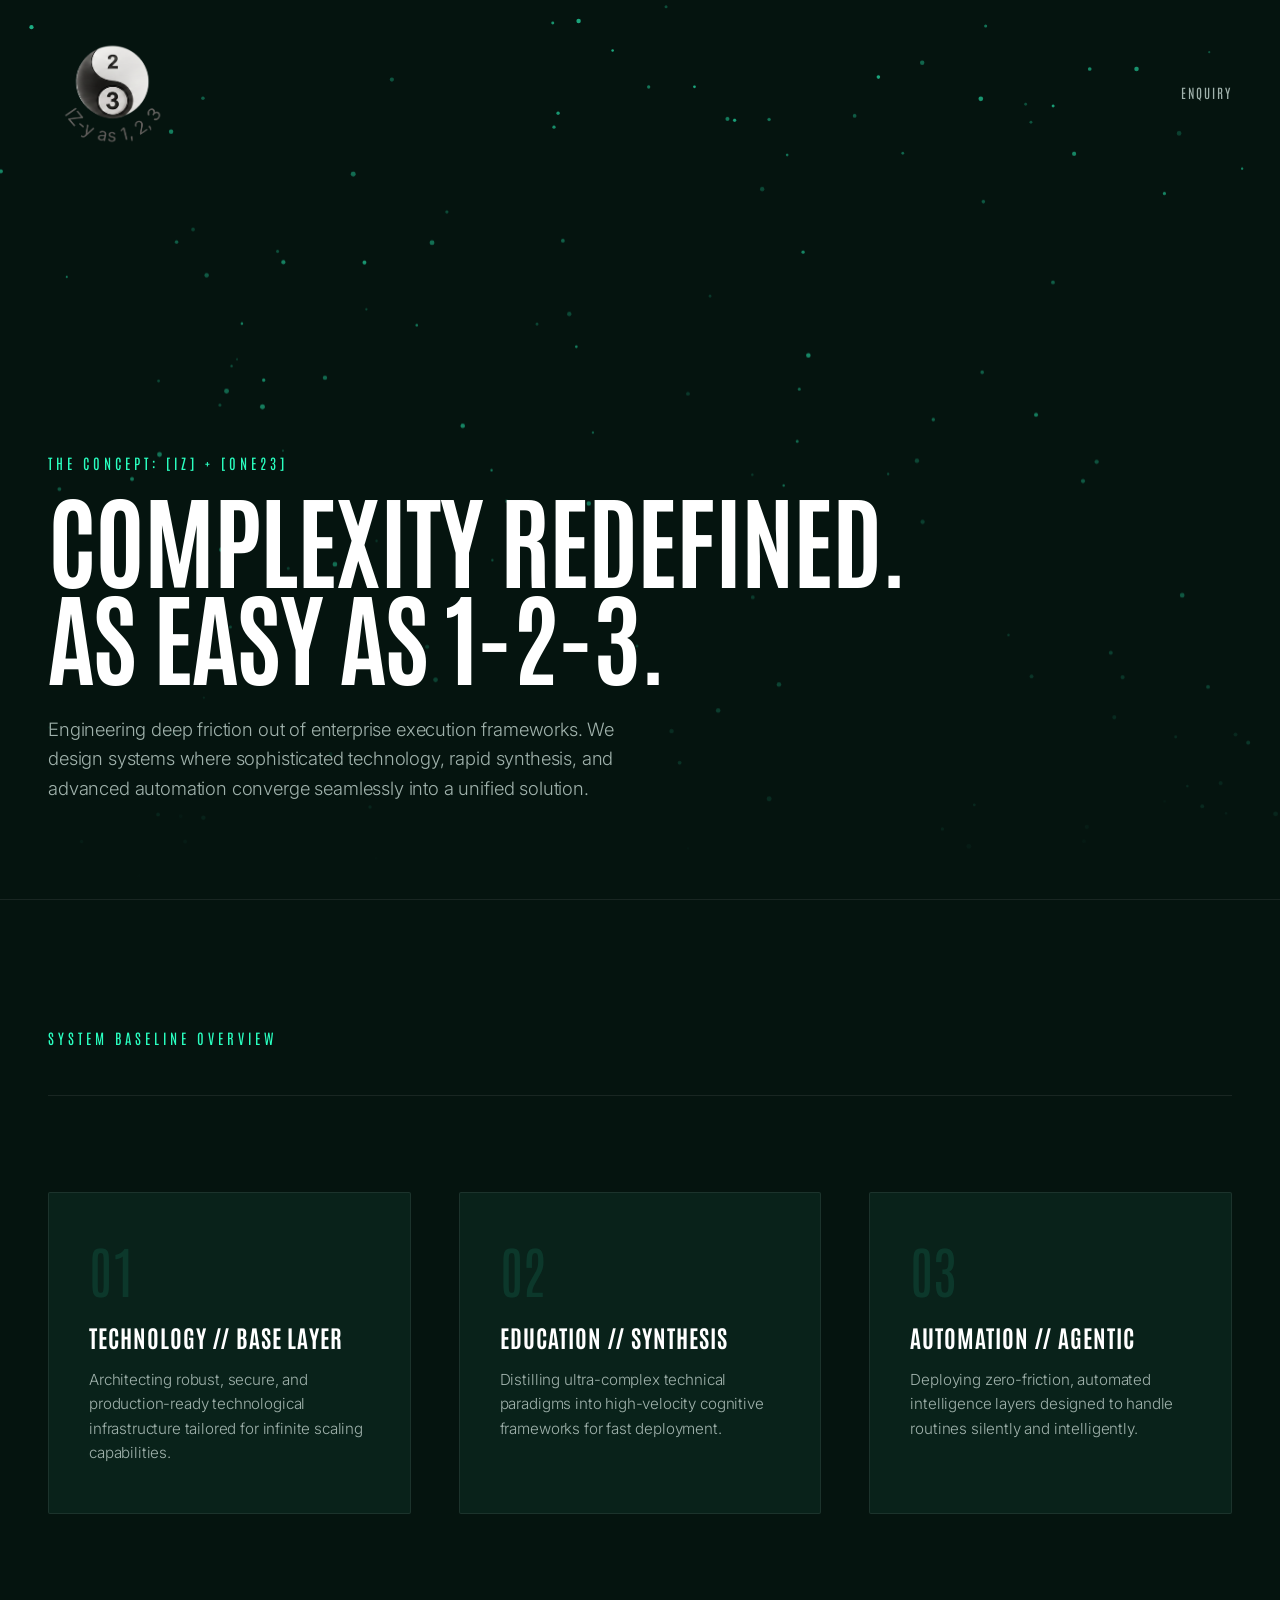
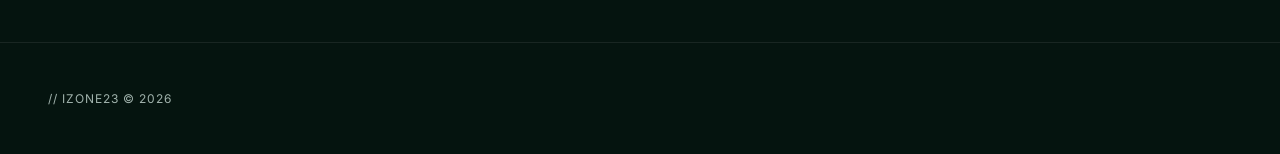
<file: index.html>
<!DOCTYPE html>
<html lang="en">
<head>
    <meta charset="UTF-8">
    <meta name="viewport" content="width=device-width, initial-scale=1.0">
    <title>IZONE23 // TECH • EDU • AUTO</title>
    <link rel="preconnect" href="https://fonts.googleapis.com">
    <link rel="preconnect" href="https://fonts.gstatic.com" crossorigin>
    <link href="https://fonts.googleapis.com/css2?family=Antonio:wght@700&family=Inter:wght@300;400;500&display=swap" rel="stylesheet">
    <link rel="stylesheet" href="styles.css">
    <style>
        :root {
            --canvas: #05140f;          
            --canvas-card: #09221a;     
            --primary: #ffffff;
            --muted: #a0b2ac;           
            --accent: #2affc0;          
            --hairline: rgba(255, 255, 255, 0.08);
        }

        * {
            box-sizing: border-box;
            margin: 0;
            padding: 0;
        }

        body {
            background-color: var(--canvas);
            color: var(--primary);
            font-family: 'Inter', sans-serif;
            letter-spacing: -0.01em;
            overflow-x: hidden;
            -webkit-font-smoothing: antialiased;
        }

        header {
            position: fixed;
            top: 0;
            left: 0;
            width: 100%;
            padding: 2.5rem 3rem;
            display: flex;
            justify-content: space-between;
            align-items: center;
            z-index: 100;
        }

        .logo {
            display: inline-flex;
            align-items: center;
            width: clamp(84px, 10vw, 132px);
            line-height: 0;
            text-decoration: none;
        }

        .logo img {
            display: block;
            width: 100%;
            height: auto;
            transform-origin: center;
            will-change: transform;
        }

        .logo:hover img,
        .logo:focus-visible img {
            animation: logo-slow-spin 14s linear infinite;
        }

        @keyframes logo-slow-spin {
            to {
                transform: rotate(360deg);
            }
        }

        .viewport-section {
            height: 100vh;
            width: 100%;
            display: flex;
            flex-direction: column;
            justify-content: flex-end;
            padding: 6rem 3rem;
            border-bottom: 1px solid var(--hairline);
            position: relative;
            background-color: var(--canvas); /* Fail-safe color anchor */
        }

        /* Enforced absolute visibility parameters for animation canvas space */
        .animation-container {
            position: absolute;
            top: 0;
            left: 0;
            width: 100%;
            height: 100%;
            z-index: 5; /* Pushes element cleanly over basic canvas rendering layer */
            pointer-events: none; 
        }

        canvas {
            position: absolute;
            top: 0;
            left: 0;
            width: 100% !important;
            height: 100% !important;
            display: block;
        }

        .hero-gradient-overlay {
            position: absolute;
            top: 0;
            left: 0;
            width: 100%;
            height: 100%;
            background: linear-gradient(to bottom, rgba(5, 20, 15, 0) 0%, rgba(5, 20, 15, 0.4) 60%, var(--canvas) 98%);
            z-index: 6;
            pointer-events: none;
        }

        .hero-content {
            max-width: 900px;
            z-index: 10; /* Ensures content stays interactive and completely above rendering canvas layers */
            position: relative;
        }

        .eyebrow {
            font-family: 'Antonio', sans-serif;
            font-size: 0.9rem;
            text-transform: uppercase;
            letter-spacing: 4px;
            color: var(--accent);
            margin-bottom: 1rem;
            display: block;
        }

        h1 {
            font-family: 'Antonio', sans-serif;
            font-size: clamp(3.5rem, 8vw, 6.5rem);
            text-transform: uppercase;
            line-height: 0.95;
            letter-spacing: -1px;
            margin-bottom: 2rem;
        }

        .hero-desc {
            font-size: 1.15rem;
            line-height: 1.6;
            color: var(--muted);
            max-width: 580px;
            font-weight: 300;
        }

        .framework-section {
            padding: 8rem 3rem;
            max-width: 1400px;
            margin: 0 auto;
            position: relative;
            z-index: 10;
        }

        .section-header {
            margin-bottom: 6rem;
            border-bottom: 1px solid var(--hairline);
            padding-bottom: 2rem;
        }

        .grid-123 {
            display: grid;
            grid-template-columns: repeat(3, 1fr);
            gap: 3rem;
        }

        .step-block {
            background: var(--canvas-card);
            border: 1px solid var(--hairline);
            padding: 3rem 2.5rem;
            border-radius: 2px;
            transition: all 0.4s cubic-bezier(0.16, 1, 0.3, 1);
        }

        .step-block:hover {
            border-color: var(--accent);
            transform: translateY(-4px);
        }

        .step-number {
            font-family: 'Antonio', sans-serif;
            font-size: 3.5rem;
            line-height: 1;
            color: rgba(42, 255, 192, 0.1);
            margin-bottom: 1.5rem;
            transition: color 0.4s ease;
        }

        .step-block:hover .step-number {
            color: var(--accent);
        }

        .step-title {
            font-family: 'Antonio', sans-serif;
            font-size: 1.5rem;
            text-transform: uppercase;
            letter-spacing: 1px;
            margin-bottom: 1rem;
        }

        .step-desc {
            color: var(--muted);
            font-size: 0.95rem;
            line-height: 1.6;
            font-weight: 300;
        }

        .action-container {
            padding: 10rem 3rem;
            text-align: center;
            border-top: 1px solid var(--hairline);
            position: relative;
            z-index: 10;
        }

        .ghost-btn {
            display: inline-block;
            background: transparent;
            color: var(--primary);
            border: 1px solid var(--primary);
            padding: 1.25rem 3.5rem;
            font-family: 'Antonio', sans-serif;
            font-size: 0.95rem;
            text-transform: uppercase;
            letter-spacing: 2px;
            text-decoration: none;
            position: relative;
            overflow: hidden;
            transition: color 0.3s ease;
            cursor: pointer;
            border-radius: 2px;
        }

        .ghost-btn:hover {
            color: var(--canvas);
        }

        .ghost-btn::before {
            content: '';
            position: absolute;
            top: 0;
            left: 0;
            width: 100%;
            height: 100%;
            background: var(--primary);
            transform: translateY(100%);
            transition: transform 0.3s cubic-bezier(0.16, 1, 0.3, 1);
            z-index: -1;
        }

        .ghost-btn:hover::before {
            transform: translateY(0);
        }

        .bookmark-alert {
            margin-top: 2.5rem;
            font-size: 0.8rem;
            text-transform: uppercase;
            letter-spacing: 2px;
            color: var(--accent);
            font-weight: 500;
        }

        footer {
            padding: 3rem;
            border-top: 1px solid var(--hairline);
            display: flex;
            justify-content: space-between;
            font-size: 0.75rem;
            text-transform: uppercase;
            letter-spacing: 1px;
            color: var(--muted);
            position: relative;
            z-index: 10;
        }

        @media (max-width: 968px) {
            .grid-123 { grid-template-columns: 1fr; gap: 2rem; }
            header { padding: 1.5rem; }
            .viewport-section { padding: 4rem 1.5rem; }
            .framework-section { padding: 4rem 1.5rem; }
        }
    </style>
</head>
<body>

    <header class="site-header">
        <a class="logo" href="index.html" aria-label="IZONE23 home">
            <img src="izone23-logo-animated.svg" alt="IZONE23 logo">
        </a>
        <nav class="site-nav" aria-label="Primary navigation">
            <a href="enquiry.html">Enquiry</a>
        </nav>
    </header>

    <section class="viewport-section">
        <div class="animation-container">
            <canvas id="targetSpiralCanvas"></canvas>
            <div class="hero-gradient-overlay"></div>
        </div>

        <div class="hero-content">
            <span class="eyebrow">The Concept: [iz] + [one23]</span>
            <h1>Complexity Redefined.<br>As Easy as 1-2-3.</h1>
            <p class="hero-desc">
                Engineering deep friction out of enterprise execution frameworks. We design systems where sophisticated technology, rapid synthesis, and advanced automation converge seamlessly into a unified solution.
            </p>
        </div>
    </section>

    <section class="framework-section">
        <div class="section-header">
            <span class="eyebrow">System Baseline Overview</span>
        </div>
        <div class="grid-123">
            <div class="step-block">
                <div class="step-number">01</div>
                <h2 class="step-title">Technology // Base Layer</h2>
                <p class="step-desc">Architecting robust, secure, and production-ready technological infrastructure tailored for infinite scaling capabilities.</p>
            </div>
            <div class="step-block">
                <div class="step-number">02</div>
                <h2 class="step-title">Education // Synthesis</h2>
                <p class="step-desc">Distilling ultra-complex technical paradigms into high-velocity cognitive frameworks for fast deployment.</p>
            </div>
            <div class="step-block">
                <div class="step-number">03</div>
                <h2 class="step-title">Automation // Agentic</h2>
                <p class="step-desc">Deploying zero-friction, automated intelligence layers designed to handle routines silently and intelligently.</p>
            </div>
        </div>
    </section>
<!--
    <section class="action-container">
        <span class="eyebrow" style="margin-bottom: 2rem;">Development Status: Structural Lock</span>
        <a class="ghost-btn" href="enquiry.html">Start an Enquiry</a>
        <p class="bookmark-alert">// Secure the terminal to track upcoming module deployments.</p>
    </section>
-->
    <footer class="site-footer">
        <div>// IZONE23 © 2026</div>
    </footer>

    <script>
        // Synchronized runtime execution logic loops
        function initMatrixEngine() {
            const canvas = document.getElementById('targetSpiralCanvas');
            if (!canvas) return;
            const ctx = canvas.getContext('2d');

            let width = canvas.width = window.innerWidth;
            let height = canvas.height = window.innerHeight;

            const points = [];
            const numPoints = 140; 
            
            let targetCenter = { x: width * 0.68, y: height * 0.45 };
            let stateTimeline = 0; 
            let phase = 'chaos'; 

            for (let i = 0; i < numPoints; i++) {
                const ringIndex = i % 5; 
                const targetRadius = ringIndex === 0 ? 15 : ringIndex * 40; 
                const targetAngle = Math.random() * Math.PI * 2;

                points.push({
                    x: Math.random() * width,
                    y: Math.random() * height,
                    origVx: (Math.random() - 0.5) * 0.9,
                    origVy: (Math.random() - 0.5) * 0.9,
                    ringRadius: targetRadius,
                    angle: targetAngle,
                    speed: 0.015 + Math.random() * 0.01,
                    size: Math.random() * 1.5 + 1,
                    alpha: Math.random() * 0.5 + 0.2
                });
            }

            window.addEventListener('resize', () => {
                if(canvas) {
                    width = canvas.width = window.innerWidth;
                    height = canvas.height = window.innerHeight;
                    targetCenter = { x: width * 0.68, y: height * 0.45 };
                }
            });

            function animate() {
                ctx.clearRect(0, 0, width, height);
                stateTimeline += 0.0035;

                let cycleVal = stateTimeline % 2;
                if (cycleVal < 0.6) {
                    phase = 'chaos';
                } else if (cycleVal < 1.3) {
                    phase = 'converge';
                } else {
                    phase = 'target';
                }

                for (let i = 0; i < points.length; i++) {
                    let p = points[i];

                    if (phase === 'chaos') {
                        p.x += p.origVx;
                        p.y += p.origVy;

                        if (p.x < 0 || p.x > width) p.origVx *= -1;
                        if (p.y < 0 || p.y > height) p.origVy *= -1;

                    } else {
                        p.angle += p.speed;
                        let targetX = targetCenter.x + Math.cos(p.angle) * p.ringRadius;
                        let targetY = targetCenter.y + Math.sin(p.angle) * p.ringRadius;

                        let interpolationRate = phase === 'converge' ? 0.04 : 0.09;
                        p.x += (targetX - p.x) * interpolationRate;
                        p.y += (targetY - p.y) * interpolationRate;
                    }

                    ctx.beginPath();
                    ctx.arc(p.x, p.y, p.size, 0, Math.PI * 2);
                    ctx.fillStyle = `rgba(42, 255, 192, ${p.alpha})`;
                    ctx.fill();

                    if (phase !== 'chaos') {
                        for (let j = i + 1; j < points.length; j++) {
                            let p2 = points[j];
                            let dx = p.x - p2.x;
                            let dy = p.y - p2.y;
                            let dist = Math.sqrt(dx * dx + dy * dy);

                            if (dist < 40 && p.ringRadius === p2.ringRadius) {
                                ctx.beginPath();
                                ctx.moveTo(p.x, p.y);
                                ctx.lineTo(p2.x, p2.y);
                                ctx.strokeStyle = `rgba(42, 255, 192, ${0.15 * (1 - dist/40)})`;
                                ctx.lineWidth = 0.6;
                                ctx.stroke();
                            }
                        }
                    }
                }

                if (phase !== 'chaos') {
                    ctx.beginPath();
                    ctx.strokeStyle = 'rgba(255, 255, 255, 0.03)';
                    ctx.lineWidth = 1;
                    ctx.moveTo(targetCenter.x - 150, targetCenter.y);
                    ctx.lineTo(targetCenter.x + 150, targetCenter.y);
                    ctx.moveTo(targetCenter.x, targetCenter.y - 150);
                    ctx.lineTo(targetCenter.x, targetCenter.y + 150);
                    ctx.stroke();
                }

                requestAnimationFrame(animate);
            }

            animate();
        }

        // Safer double execution hooks to enforce immediate baseline rendering
        if (document.readyState === "loading") {
            document.addEventListener("DOMContentLoaded", initMatrixEngine);
        } else {
            initMatrixEngine();
        }
    </script>

    <!--Start of Tawk.to Script-->
<script type="text/javascript">
var Tawk_API=Tawk_API||{}, Tawk_LoadStart=new Date();
(function(){
var s1=document.createElement("script"),s0=document.getElementsByTagName("script")[0];
s1.async=true;
s1.src='https://embed.tawk.to/6a5465a7fcc80d1d48e770db/1jtcqq5n3';
s1.charset='UTF-8';
s1.setAttribute('crossorigin','*');
s0.parentNode.insertBefore(s1,s0);
})();
</script>
<!--End of Tawk.to Script-->

</body>
</html>
</file>
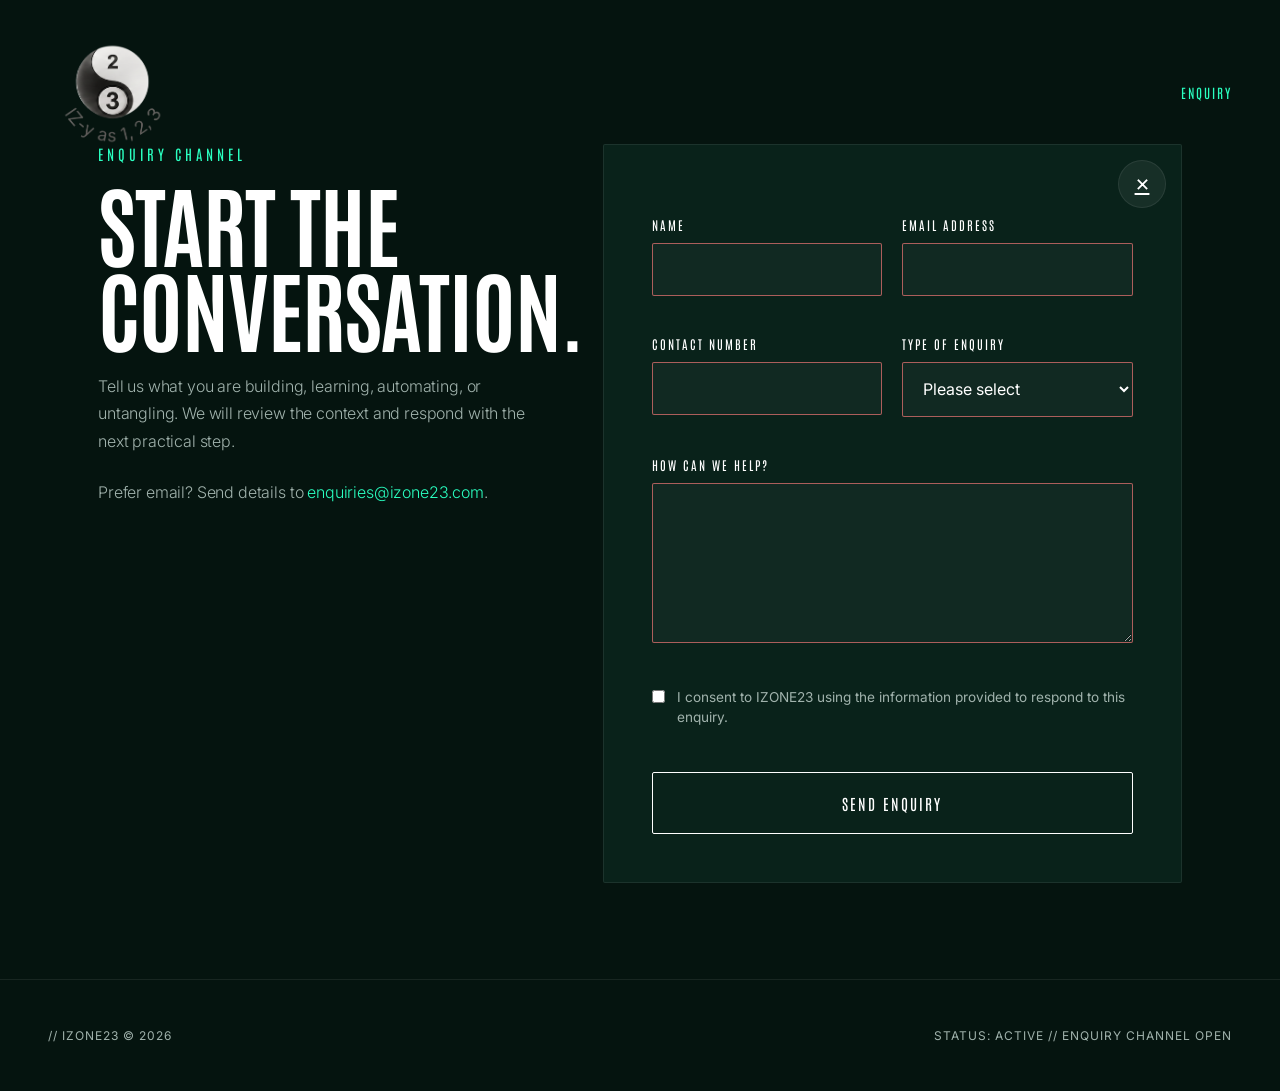
<file: enquiry.html>
<!DOCTYPE html>
<html lang="en">
<head>
    <meta charset="UTF-8">
    <meta name="viewport" content="width=device-width, initial-scale=1.0">
    <title>Enquiry // IZONE23</title>
    <link rel="preconnect" href="https://fonts.googleapis.com">
    <link rel="preconnect" href="https://fonts.gstatic.com" crossorigin>
    <link href="https://fonts.googleapis.com/css2?family=Antonio:wght@700&family=Inter:wght@300;400;500&display=swap" rel="stylesheet">
    <link rel="stylesheet" href="styles.css">
    <style>
        #enquiry-dismissed {
            display: none;
        }

        #enquiry-dismissed:target {
            display: block !important;
        }

        #enquiry-dismissed:target + #enquiry-widget {
            display: none !important;
        }

        #dismiss-enquiry-widget {
            position: absolute;
            top: 1rem;
            right: 1rem;
            z-index: 999;
            width: 3rem;
            height: 3rem;
        }
    </style>
</head>
<body>
    <header class="site-header">
        <a class="logo" href="index.html" aria-label="IZONE23 home">
            <img src="izone23-logo-animated.svg" alt="IZONE23 logo">
        </a>
        <nav class="site-nav" aria-label="Primary navigation">
            <a href="enquiry.html" aria-current="page">Enquiry</a>
        </nav>
    </header>

    <main class="page-shell enquiry-page">
        <section class="enquiry-layout" aria-labelledby="enquiry-title">
            <div class="enquiry-intro">
                <span class="eyebrow">Enquiry Channel</span>
                <h1 id="enquiry-title">Start the Conversation.</h1>
                <p>
                    Tell us what you are building, learning, automating, or untangling. We will review the context and respond with the next practical step.
                </p>
                <p class="contact-alternative">
                    Prefer email? Send details to
                    <a href="mailto:enquiries@izone23.com">enquiries@izone23.com</a>.
                </p>
            </div>

            <div class="enquiry-widget-shell">
                <div class="widget-dismissed" id="enquiry-dismissed" tabindex="-1">
                    <span class="eyebrow">Enquiry Closed</span>
                    <p>No problem. You can return to the homepage or reopen this page whenever you are ready.</p>
                    <a class="ghost-btn" href="index.html">Return to Main Site</a>
                </div>

                <div class="contact-widget" id="enquiry-widget">
                    <a
                        class="widget-close"
                        id="dismiss-enquiry-widget"
                        href="#enquiry-dismissed"
                        aria-label="Dismiss enquiry form"
                        onclick="document.getElementById('enquiry-widget').style.display='none'; document.getElementById('enquiry-widget').hidden=true; document.getElementById('enquiry-dismissed').hidden=false; document.getElementById('enquiry-dismissed').style.display='block';"
                    >&times;</a>

                    <form action="https://formspree.io/f/xvzjerqk" method="POST" class="contact-form" id="enquiry-form">
                        <div class="form-grid">
                            <div class="form-group">
                                <label for="name">Name</label>
                                <input
                                    type="text"
                                    id="name"
                                    name="name"
                                    autocomplete="name"
                                    minlength="2"
                                    maxlength="80"
                                    title="Enter your name using at least 2 letters."
                                    required
                                >
                            </div>

                            <div class="form-group">
                                <label for="email">Email address</label>
                                <input
                                    type="email"
                                    id="email"
                                    name="email"
                                    autocomplete="email"
                                    maxlength="120"
                                    title="Enter a valid email address."
                                    required
                                >
                            </div>

                            <div class="form-group">
                                <label for="phone">Contact number</label>
                                <input
                                    type="tel"
                                    id="phone"
                                    name="phone"
                                    autocomplete="tel"
                                    inputmode="tel"
                                    minlength="7"
                                    maxlength="32"
                                    pattern="[0-9+() .-]{7,32}"
                                    title="Enter a valid contact number using 7 to 32 digits or phone symbols."
                                    required
                                >
                            </div>

                            <div class="form-group">
                                <label for="service">Type of enquiry</label>
                                <select id="service" name="service" required>
                                    <option value="" selected disabled>Please select</option>
                                    <option value="General enquiry">General enquiry</option>
                                    <option value="Training">Training</option>
                                    <option value="Consulting">Consulting</option>
                                    <option value="Collaboration">Collaboration</option>
                                    <option value="Other">Other</option>
                                </select>
                            </div>

                            <div class="form-group full-width">
                                <label for="message">How can we help?</label>
                                <textarea
                                    id="message"
                                    name="message"
                                    rows="6"
                                    minlength="20"
                                    maxlength="2000"
                                    title="Share at least 20 characters so we have enough context."
                                    required
                                ></textarea>
                            </div>

                            <div class="form-honeypot" aria-hidden="true">
                                <label for="company-website">Leave this field blank</label>
                                <input type="text" id="company-website" name="_gotcha" tabindex="-1" autocomplete="off">
                            </div>

                            <label class="consent-label">
                                <input type="checkbox" name="privacy_consent" value="Yes" required>
                                I consent to IZONE23 using the information provided to respond to this enquiry.
                            </label>

                            <button class="ghost-btn" type="submit">Send Enquiry</button>
                        </div>
                    </form>
                </div>
            </div>
        </section>
    </main>

    <footer class="site-footer">
        <div>// IZONE23 &copy; 2026</div>
        <div>STATUS: ACTIVE // ENQUIRY CHANNEL OPEN</div>
    </footer>

    <script>
        var enquiryForm = document.getElementById('enquiry-form');

        var messages = {
            name: 'Enter your name using at least 2 letters.',
            email: 'Enter a valid email address.',
            phone: 'Enter a valid contact number using 7 to 32 digits or phone symbols.',
            service: 'Select the type of enquiry.',
            message: 'Share at least 20 characters so we have enough context.',
            privacy_consent: 'Confirm consent so we can respond to your enquiry.'
        };

        var fields = enquiryForm ? enquiryForm.querySelectorAll('input, select, textarea') : [];
        var validators = {
            name: function(field) { return field.value.trim().length >= 2; },
            email: function(field) { return field.value.trim().length > 0 && field.validity.valid; },
            phone: function(field) { return /^[0-9+() .-]{7,32}$/.test(field.value.trim()); },
            service: function(field) { return field.value.trim().length > 0; },
            message: function(field) { return field.value.trim().length >= 20; },
            privacy_consent: function(field) { return field.checked; }
        };

        function validateField(field) {
            field.setCustomValidity('');

            if (!validators[field.name]) {
                return true;
            }

            if (!validators[field.name](field)) {
                field.setCustomValidity(messages[field.name]);
                return false;
            }

            return true;
        }

        Array.prototype.forEach.call(fields, function(field) {
            field.addEventListener('invalid', function() {
                validateField(field);
            });

            field.addEventListener('input', function() {
                validateField(field);
            });

            field.addEventListener('change', function() {
                validateField(field);
            });
        });

        if (enquiryForm) {
            enquiryForm.addEventListener('submit', function(event) {
                var firstInvalidField = null;

                Array.prototype.forEach.call(fields, function(field) {
                    if (!validateField(field) && !firstInvalidField) {
                        firstInvalidField = field;
                    }
                });

                if (!enquiryForm.checkValidity()) {
                    event.preventDefault();

                    if (firstInvalidField) {
                        firstInvalidField.focus();
                    }

                    enquiryForm.reportValidity();
                }
            });
        }
    </script>
</body>
</html>
</file>
<file: styles.css>
:root {
    --canvas: #05140f;
    --canvas-card: #09221a;
    --primary: #ffffff;
    --muted: #a0b2ac;
    --accent: #2affc0;
    --hairline: rgba(255, 255, 255, 0.08);
    --field-bg: rgba(255, 255, 255, 0.035);
}

* {
    box-sizing: border-box;
    margin: 0;
    padding: 0;
}

body {
    background-color: var(--canvas);
    color: var(--primary);
    font-family: 'Inter', sans-serif;
    letter-spacing: -0.01em;
    overflow-x: hidden;
    -webkit-font-smoothing: antialiased;
}

a {
    color: inherit;
}

[hidden] {
    display: none !important;
}

.site-header {
    position: fixed;
    top: 0;
    left: 0;
    width: 100%;
    padding: 2.5rem 3rem;
    display: flex;
    justify-content: space-between;
    align-items: center;
    gap: 2rem;
    z-index: 100;
}

.logo {
    display: inline-flex;
    align-items: center;
    width: clamp(84px, 10vw, 132px);
    line-height: 0;
    text-decoration: none;
}

.logo img {
    display: block;
    width: 100%;
    height: auto;
    transform-origin: center;
    will-change: transform;
}

.logo:hover img,
.logo:focus-visible img {
    animation: logo-slow-spin 14s linear infinite;
}

.site-nav {
    display: flex;
    align-items: center;
    gap: clamp(1rem, 3vw, 2.5rem);
}

.site-nav a {
    color: var(--muted);
    font-family: 'Antonio', sans-serif;
    font-size: 0.82rem;
    letter-spacing: 2px;
    text-decoration: none;
    text-transform: uppercase;
    transition: color 0.25s ease;
}

.site-nav a:hover,
.site-nav a:focus-visible,
.site-nav a[aria-current="page"] {
    color: var(--accent);
}

.eyebrow {
    font-family: 'Antonio', sans-serif;
    font-size: 0.9rem;
    text-transform: uppercase;
    letter-spacing: 4px;
    color: var(--accent);
    margin-bottom: 1rem;
    display: block;
}

.ghost-btn {
    display: inline-flex;
    align-items: center;
    justify-content: center;
    background: transparent;
    color: var(--primary);
    border: 1px solid var(--primary);
    padding: 1.25rem 3.5rem;
    font-family: 'Antonio', sans-serif;
    font-size: 0.95rem;
    text-transform: uppercase;
    letter-spacing: 2px;
    text-decoration: none;
    position: relative;
    z-index: 0;
    overflow: hidden;
    transition: color 0.3s ease, border-color 0.3s ease;
    cursor: pointer;
    border-radius: 2px;
}

.ghost-btn:hover,
.ghost-btn:focus-visible {
    color: var(--canvas);
    border-color: var(--primary);
}

.ghost-btn::before {
    content: '';
    position: absolute;
    top: 0;
    left: 0;
    width: 100%;
    height: 100%;
    background: var(--primary);
    transform: translateY(100%);
    transition: transform 0.3s cubic-bezier(0.16, 1, 0.3, 1);
    z-index: -1;
}

.ghost-btn:hover::before,
.ghost-btn:focus-visible::before {
    transform: translateY(0);
}

.site-footer {
    padding: 3rem;
    border-top: 1px solid var(--hairline);
    display: flex;
    justify-content: space-between;
    gap: 1.5rem;
    font-size: 0.75rem;
    text-transform: uppercase;
    letter-spacing: 1px;
    color: var(--muted);
    position: relative;
    z-index: 10;
}

.page-shell {
    min-height: 100vh;
    padding: 9rem 3rem 6rem;
}

.enquiry-page {
    max-width: 1180px;
    margin: 0 auto;
}

.enquiry-layout {
    display: grid;
    grid-template-columns: minmax(0, 0.85fr) minmax(360px, 1.15fr);
    gap: clamp(3rem, 6vw, 6rem);
    align-items: start;
}

.enquiry-intro {
    position: sticky;
    top: 8rem;
}

.enquiry-intro h1 {
    font-family: 'Antonio', sans-serif;
    font-size: clamp(3.25rem, 7vw, 6rem);
    line-height: 0.95;
    letter-spacing: -1px;
    margin: 0 0 1.5rem;
    text-transform: uppercase;
}

.enquiry-intro p,
.contact-alternative {
    color: var(--muted);
    font-size: 1rem;
    font-weight: 300;
    line-height: 1.7;
}

.contact-alternative {
    margin-top: 1.5rem;
}

.contact-alternative a {
    color: var(--accent);
    text-decoration: none;
}

.enquiry-widget-shell {
    position: relative;
}

.contact-widget {
    position: relative;
}

.widget-close {
    position: absolute;
    top: 1rem;
    right: 1rem;
    width: 2.25rem;
    height: 2.25rem;
    display: inline-flex;
    align-items: center;
    justify-content: center;
    background: rgba(255, 255, 255, 0.06);
    border: 1px solid var(--hairline);
    border-radius: 50%;
    color: var(--primary);
    cursor: pointer;
    font-size: 1.45rem;
    line-height: 1;
    user-select: none;
    z-index: 2;
    transition: background 0.25s ease, border-color 0.25s ease, color 0.25s ease;
}

.widget-close:hover,
.widget-close:focus-visible {
    background: var(--accent);
    border-color: var(--accent);
    color: var(--canvas);
    outline: none;
}

.widget-dismissed {
    background: var(--canvas-card);
    border: 1px solid var(--hairline);
    border-radius: 2px;
    display: none;
    padding: clamp(1.5rem, 4vw, 3rem);
}

.widget-dismissed:target {
    display: block;
}

.widget-dismissed:target + .contact-widget {
    display: none;
}

.widget-dismissed p {
    color: var(--muted);
    font-size: 1rem;
    font-weight: 300;
    line-height: 1.7;
    margin-bottom: 1.5rem;
}

.contact-form {
    background: var(--canvas-card);
    border: 1px solid var(--hairline);
    border-radius: 2px;
    padding: clamp(1.5rem, 4vw, 3rem);
    padding-top: clamp(3.75rem, 6vw, 4.5rem);
}

.form-grid {
    display: grid;
    grid-template-columns: repeat(2, minmax(0, 1fr));
    gap: 1.25rem;
}

.form-group {
    display: flex;
    flex-direction: column;
    gap: 0.65rem;
    margin-bottom: 1.25rem;
}

.form-group.full-width,
.consent-label,
.contact-form button {
    grid-column: 1 / -1;
}

.form-group label,
.consent-label {
    color: var(--primary);
    font-family: 'Antonio', sans-serif;
    font-size: 0.78rem;
    letter-spacing: 2px;
    text-transform: uppercase;
}

.form-group input,
.form-group select,
.form-group textarea {
    width: 100%;
    background: var(--field-bg);
    border: 1px solid var(--hairline);
    border-radius: 2px;
    color: var(--primary);
    font: inherit;
    min-height: 3.2rem;
    padding: 0.95rem 1rem;
    transition: border-color 0.25s ease, box-shadow 0.25s ease, background 0.25s ease;
}

.form-group textarea {
    min-height: 10rem;
    resize: vertical;
}

.form-group select {
    color-scheme: dark;
    appearance: auto;
}

.form-group select option {
    background: var(--canvas-card);
    color: var(--primary);
}

.form-group select option:disabled {
    color: var(--muted);
}

.form-group input:invalid:not(:focus):not(:placeholder-shown),
.form-group textarea:invalid:not(:focus):not(:placeholder-shown),
.form-group select:invalid:not(:focus) {
    border-color: rgba(255, 124, 124, 0.65);
}

.form-group input:focus,
.form-group select:focus,
.form-group textarea:focus {
    outline: none;
    background: rgba(255, 255, 255, 0.055);
    border-color: var(--accent);
    box-shadow: 0 0 0 3px rgba(42, 255, 192, 0.12);
}

.consent-label {
    display: flex;
    align-items: flex-start;
    gap: 0.75rem;
    color: var(--muted);
    font-family: 'Inter', sans-serif;
    font-size: 0.85rem;
    letter-spacing: 0;
    line-height: 1.5;
    text-transform: none;
    margin: 0.25rem 0 1.5rem;
}

.consent-label input {
    accent-color: var(--accent);
    margin-top: 0.2rem;
}

.form-honeypot {
    display: none;
}

@keyframes logo-slow-spin {
    to {
        transform: rotate(360deg);
    }
}

@media (max-width: 968px) {
    .site-header {
        padding: 1.5rem;
    }

    .site-nav {
        gap: 1rem;
    }

    .page-shell {
        padding: 7rem 1.5rem 4rem;
    }

    .enquiry-layout {
        grid-template-columns: 1fr;
    }

    .enquiry-intro {
        position: static;
    }

    .site-footer {
        padding: 2rem 1.5rem;
        flex-direction: column;
    }
}

@media (max-width: 620px) {
    .site-header {
        align-items: flex-start;
    }

    .site-nav {
        flex-direction: column;
        align-items: flex-end;
        gap: 0.65rem;
    }

    .form-grid {
        grid-template-columns: 1fr;
    }

    .ghost-btn {
        width: 100%;
        padding-inline: 1.5rem;
    }
}
</file>
